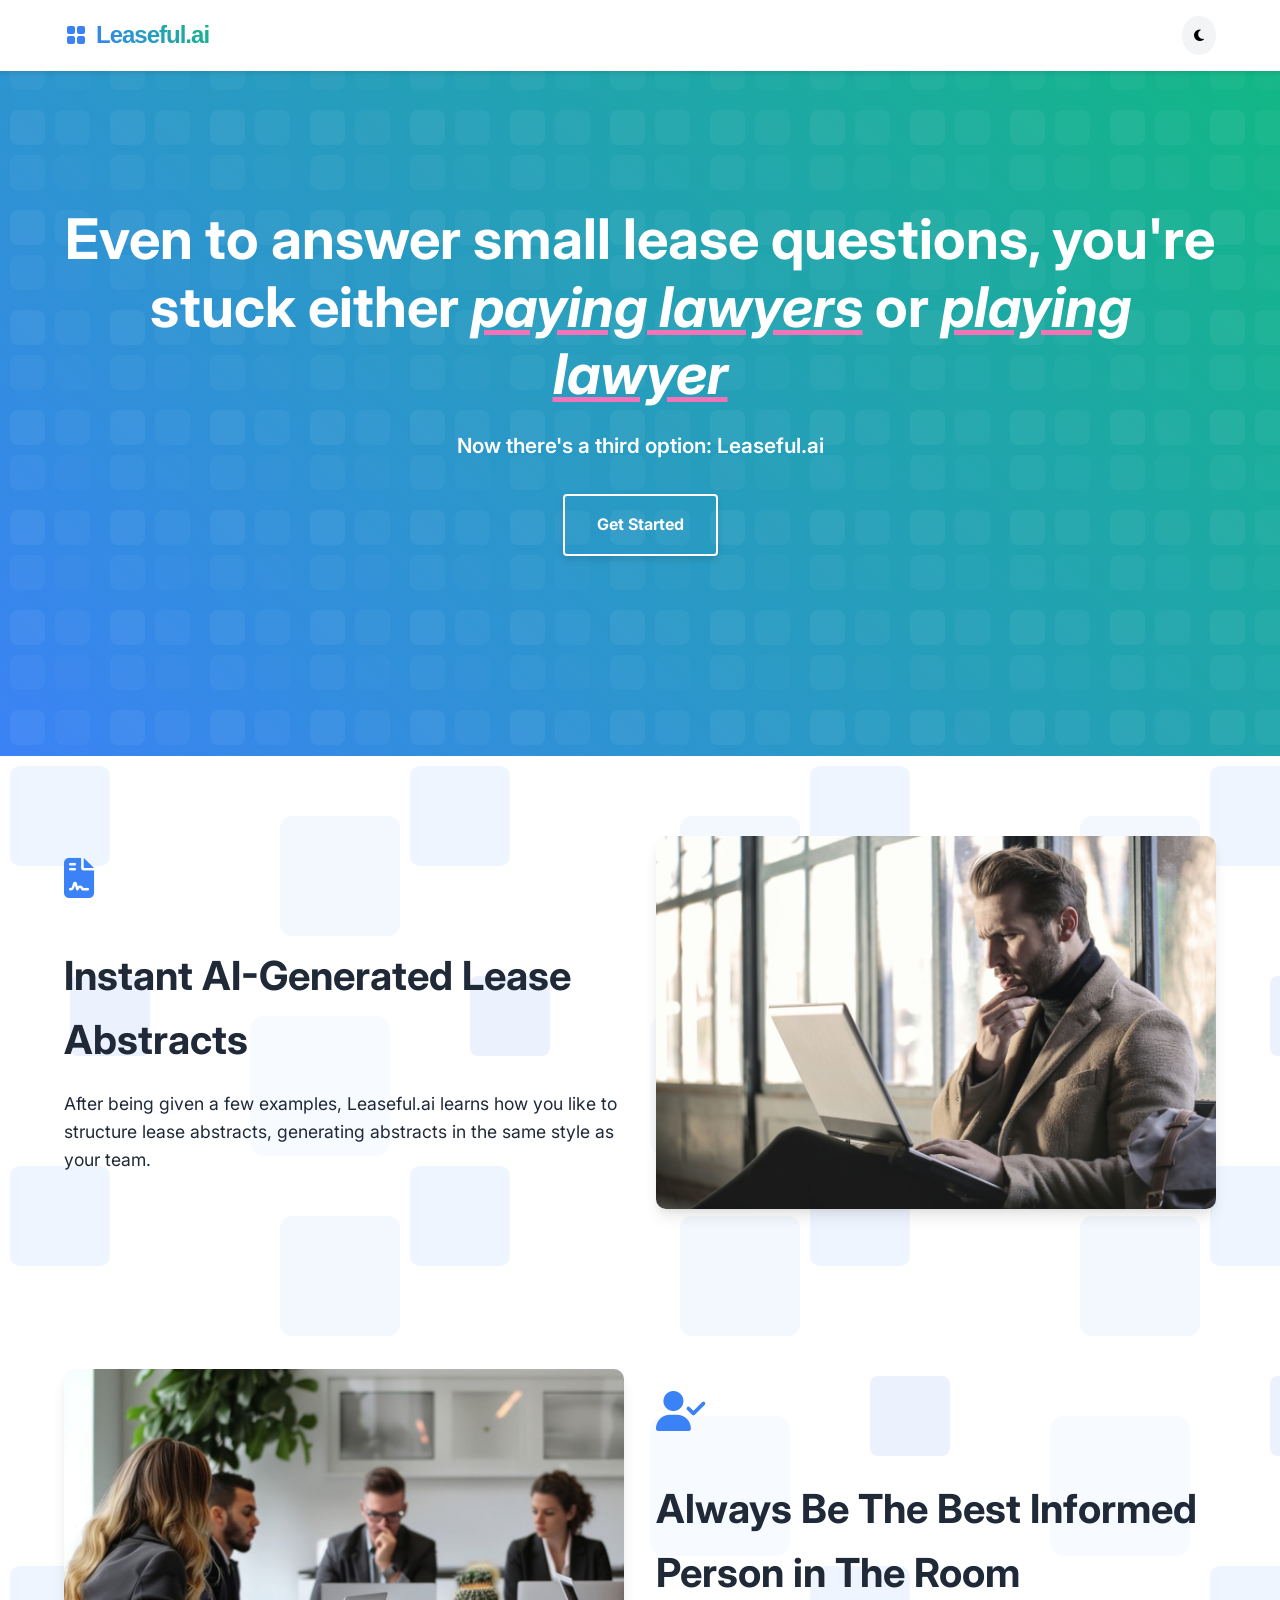
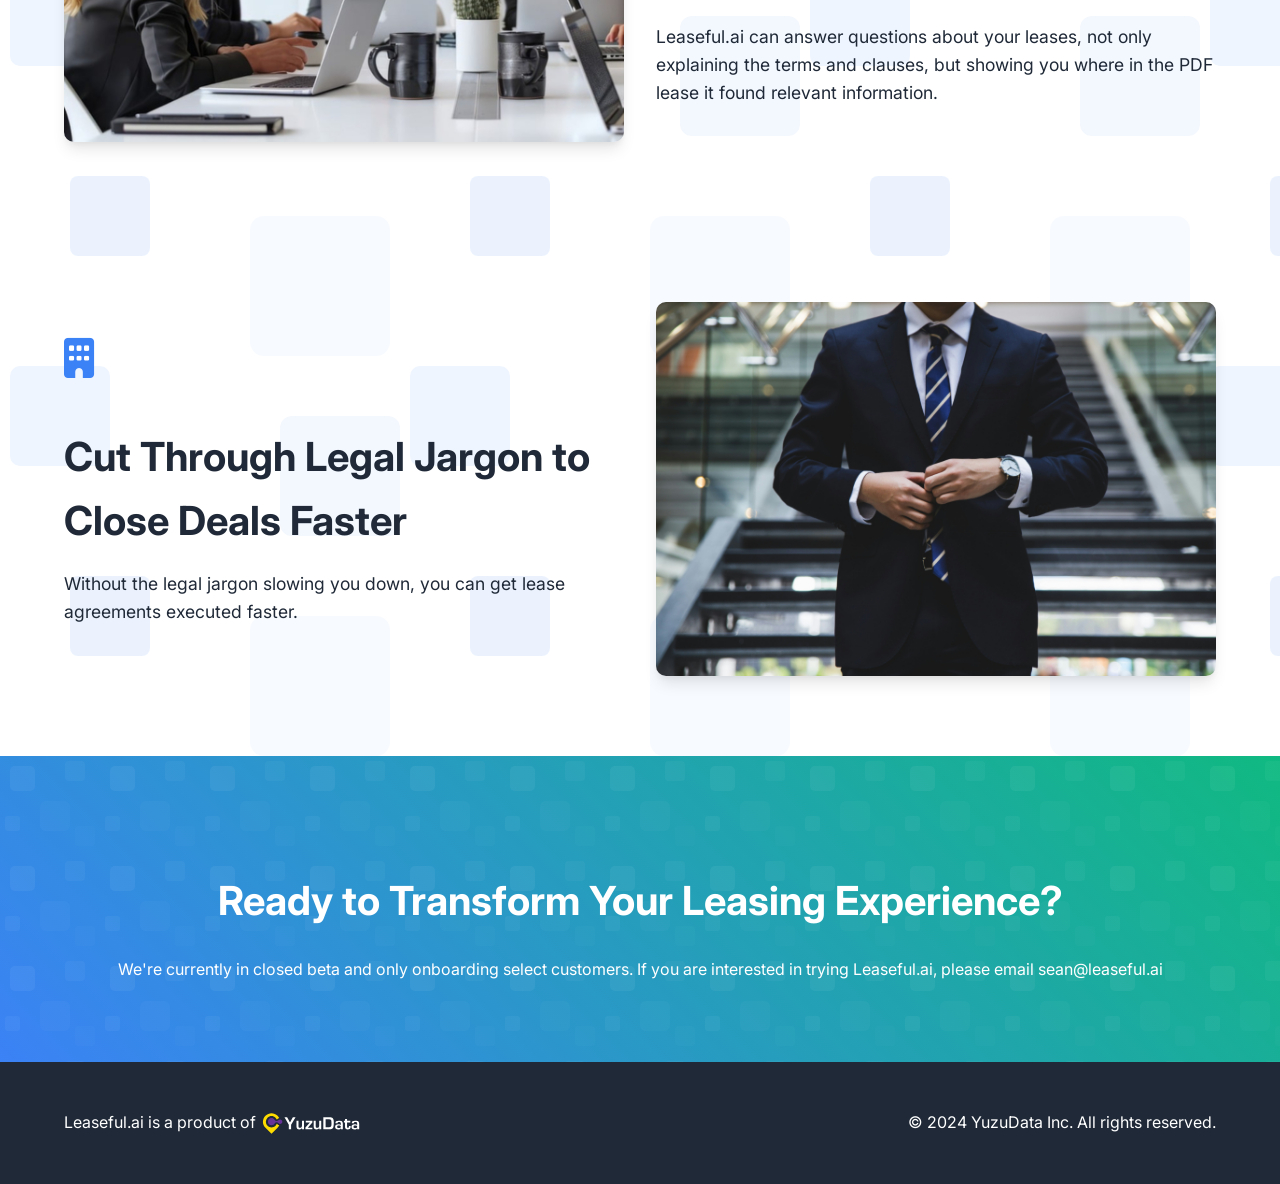
<file: index.html>
<!doctype html>
<html lang="en">
    <head>
        <meta charset="UTF-8" />
        <meta name="viewport" content="width=device-width, initial-scale=1.0" />
        <title>Leaseful.ai - Revolutionizing Leasing with AI</title>
        <link
            href="https://fonts.googleapis.com/css2?family=Inter:wght@400;600;700&display=swap"
            rel="stylesheet"
        />
        <link
            rel="stylesheet"
            href="https://cdnjs.cloudflare.com/ajax/libs/font-awesome/6.4.0/css/all.min.css"
        />
        <link rel="stylesheet" href="style.css" />
        <script src="script.js" defer></script>
    </head>
    <body>
        <header>
            <nav class="container">
                <div class="logo">
                    <svg
                        width="24"
                        height="24"
                        viewBox="0 0 24 24"
                        fill="none"
                        xmlns="https://www.w3.org/2000/svg"
                    >
                        <rect x="3" y="3" width="8" height="8" rx="2" fill="#3B82F6" />
                        <rect
                            x="13"
                            y="3"
                            width="8"
                            height="8"
                            rx="2"
                            fill="#3B82F6"
                            fillOpacity="0.6"
                        />
                        <rect
                            x="3"
                            y="13"
                            width="8"
                            height="8"
                            rx="2"
                            fill="#3B82F6"
                            fillOpacity="0.6"
                        />
                        <rect
                            x="13"
                            y="13"
                            width="8"
                            height="8"
                            rx="2"
                            fill="#3B82F6"
                            fillOpacity="0.3"
                        />
                    </svg>
                    <span class="logo-text">Leaseful.ai</span>
                </div>
                <button class="mobile-menu-toggle" aria-label="Toggle mobile menu">
                    <i class="fas fa-bars"></i>
                </button>
                <div class="nav-links">
                    <!-- <a href="#features">Features</a> -->
                    <!-- <a href="#about">About</a> -->
                    <!-- <a href="#pricing">Pricing</a> -->
                    <!-- <a href="#contact">Contact</a> -->
                </div>
                <button id="darkModeToggle" aria-label="Toggle dark mode">
                    <i class="fas fa-moon"></i>
                </button>
            </nav>
        </header>

        <main>
            <section class="hero">
                <div class="container hero-content">
                    <h1>
                        Even to answer small lease questions, you're stuck either
                        <span class="accent-color">paying lawyers</span> or
                        <span class="accent-color">playing lawyer</span>
                    </h1>
                    <p>Now there's a third option: Leaseful.ai</p>
                    <a href="#cta-section" class="cta-button">Get Started</a>
                </div>
            </section>

            <!-- <section class="platform-preview">
                <div class="container">
                    <img src="https://placehold.co/1200x675?text=Leaseful.ai+Platform+Preview" alt="Leaseful.ai Platform Preview" class="platform-screenshot">
                </div>
            </section> -->

            <section id="features" class="features-section">
                <div class="container">
                    <div class="feature">
                        <div class="feature-content">
                            <div class="feature-icon"><i class="fas fa-file-contract"></i></div>
                            <h2>Instant AI-Generated Lease Abstracts</h2>
                            <p>
                                After being given a few examples, Leaseful.ai learns how you like to
                                structure lease abstracts, generating abstracts in the same style as
                                your team.
                            </p>
                        </div>
                        <div class="feature-image">
                            <img src="leaseful_1_600x400.png" alt="Smart Contracts Illustration" />
                        </div>
                    </div>

                    <div class="feature">
                        <div class="feature-content">
                            <div class="feature-icon"><i class="fas fa-user-check"></i></div>
                            <h2>Always Be The Best Informed Person in The Room</h2>
                            <p>
                                Leaseful.ai can answer questions about your leases, not only
                                explaining the terms and clauses, but showing you where in the PDF
                                lease it found relevant information.
                            </p>
                        </div>
                        <div class="feature-image">
                            <img src="leaseful_2_600x400.png" alt="Tenant Screening Illustration" />
                        </div>
                    </div>

                    <div class="feature">
                        <div class="feature-content">
                            <div class="feature-icon"><i class="fas fa-building"></i></div>
                            <h2>Cut Through Legal Jargon to Close Deals Faster</h2>
                            <p>
                                Without the legal jargon slowing you down, you can get lease
                                agreements executed faster.
                            </p>
                        </div>
                        <div class="feature-image">
                            <img
                                src="leaseful_3_600x400.png"
                                alt="Property Management Illustration"
                            />
                        </div>
                    </div>
                </div>
            </section>

            <section class="cta-section" id="cta-section">
                <div class="container">
                    <h2>Ready to Transform Your Leasing Experience?</h2>
                    <!-- <p>
                        Join the growing number of investment firms, asset managers and landlords
                        who trust Leaseful.ai
                    </p> -->
                    <span
                        >We're currently in closed beta and only onboarding select customers. If you
                        are interested in trying Leaseful.ai, please email sean@leaseful.ai</span
                    >
                    <!-- <a href="#" class="cta-button">Schedule a Demo</a> -->
                </div>
            </section>
        </main>
        <footer>
            <!-- <div class="footer-main">
            <div class="container">
                <p>Made with ❤️ in San Francisco</p>
            </div>
        </div> -->
            <div class="footer-brand">
                <div class="container">
                    <div class="footer-brand-item">
                        Leaseful.ai is a product of<a href="https://yuzudata.com"
                            ><img src="yuzu_logo_white.svg" alt="YuzuData" class="yuzu-logo"
                        /></a>
                    </div>
                    <div class="footer-brand-item">
                        <p>&copy; 2024 YuzuData Inc. All rights reserved.</p>
                    </div>
                </div>
            </div>
        </footer>
        <script></script>
    </body>
</html>
</file>
<file: style.css>
:root {
    --primary-color: #3B82F6;
    --secondary-color: #10B981;
    --accent-color: #F472B6;
    --accent-color-2: #f5788d;
    --bg-color: #ffffff;
    --text-color: #1F2937;
    --card-bg-color: #F3F4F6;
    --spacing-unit: 8px;
    --svg-bg-color: rgba(59, 130, 246, 0.2); /* Light blue background for light mode */
    --svg-pattern-color: rgba(59, 130, 246, 0.5); /* Darker blue pattern for light mode */
}

.accent-color {
    /* color: var(--accent-color-2); */
    text-decoration: underline;
    text-decoration-color: var(--accent-color);
    font-style: italic;
}

.container {
    width: 90%;
    max-width: 1200px;
    margin: 0 auto;
    padding: 0 calc(var(--spacing-unit) * 2);
}
header {
    padding: calc(var(--spacing-unit) * 2) 0;
    position: fixed;
    width: 100%;
    top: 0;
    background-color: var(--bg-color);
    z-index: 1000;
    box-shadow: 0 2px 4px rgba(0,0,0,0.1);
}
body {
    font-family: 'Inter', sans-serif;
    background-color: var(--bg-color);
    color: var(--text-color);
    line-height: 1.6;
    margin: 0;
    padding: 0;
    transition: background-color 0.3s, color 0.3s;
    -webkit-font-smoothing: antialiased;
    text-rendering: optimizeLegibility;
}
body.dark-mode {
    --bg-color: #111827;
    --text-color: #F9FAFB;
    --card-bg-color: #1F2937;
    --svg-bg-color: rgba(31, 41, 55, 0.7); /* Dark background for dark mode */
    --svg-pattern-color: rgba(59, 130, 246, 0.3); /* Lighter blue pattern for dark mode */
}

@import url('https://fonts.googleapis.com/css2?family=Montserrat:wght@700&display=swap');

.logo {
    display: flex;
    align-items: center;
    gap: 8px;
}

.logo-icon {
  color: #3B82F6; /* Adjust this color as needed */
}

.logo-text {
    font-family: 'Montserrat', sans-serif;
    font-weight: 700;
    font-size: 1.5rem;
    letter-spacing: -1px;
    background: linear-gradient(45deg, #3B82F6, #10B981);
    -webkit-background-clip: text;
    -webkit-text-fill-color: transparent;
    background-clip: text;
    color: transparent;
}

/* Optional: Add hover effect */
.logo:hover .logo-icon {
    transform: rotate(-5deg);
}

.logo:hover .logo-text {
    text-shadow: 1px 1px 1px rgba(0,0,0,0.1);
}

/* Transition for smooth hover effect */
.logo-icon, .logo-text {
    transition: all 0.3s ease;
}


/* Hover effect */
.logo:hover .logo-icon {
    transform: rotate(-5deg);
}

.logo:hover .logo-text {
    text-shadow: 1px 1px 1px rgba(0,0,0,0.1);
}

/* Transition for smooth hover effect */
.logo-icon, .logo-text {
    transition: all 0.3s ease;
}

nav {
    display: flex;
    justify-content: space-between;
    align-items: center;
}
.logo {
    color: var(--primary-color);
    font-size: 1.5rem;
    font-weight: bold;
}
.nav-links {
    display: flex;
    gap: calc(var(--spacing-unit) * 3);
}
.nav-links a {
    color: var(--text-color);
    text-decoration: none;
    transition: color 0.3s;
    font-weight: 600;
}
.nav-links a:hover {
    color: var(--primary-color);
}
#darkModeToggle {
    background-color: var(--card-bg-color);
    border: none;
    padding: calc(var(--spacing-unit) * 1.5);
    border-radius: 50%;
    cursor: pointer;
    transition: background-color 0.3s;
}
#darkModeToggle:hover {
    background-color: var(--secondary-color);
    color: white;
}
.hero {
    padding: calc(var(--spacing-unit) * 20) 0 calc(var(--spacing-unit) * 25);
    text-align: center;
    background: linear-gradient(45deg, var(--primary-color), var(--secondary-color));
    color: white;
    position: relative;
    overflow: visible;
}

.hero::before {
    content: "";
    position: absolute;
    top: 0;
    left: 0;
    right: 0;
    bottom: 0;
    background-image: url("bkg_ptn_1.svg");
    background-size: 100px 100px;
    opacity: 0.5;
    z-index: 1;
}

.hero .container {
    position: relative;
    z-index: 2;
}
.hero h1, .hero p, .hero .cta-button {
    position: relative; /* Add this line */
    z-index: 1; /* Add this line */
}
.hero h1 {
    font-size: 3.5rem;
    margin-bottom: calc(var(--spacing-unit) * 2);
    font-weight: 700;
    line-height: 1.2;
}
.hero p {
    font-size: 1.3rem;
    margin-bottom: calc(var(--spacing-unit) * 4);
    font-weight: 600;
}
.cta-button {
    display: inline-block;
    background-color: var(--accent-color);
    color: white;
    padding: calc(var(--spacing-unit) * 2) calc(var(--spacing-unit) * 4);
    text-decoration: none;
    border-radius: 0.25rem;
    transition: all 0.3s;
    font-weight: bold;
    box-shadow: 0 4px 6px rgba(0,0,0,0.1);
}
.cta-button:hover {
    background-color: #E11D48;
    transform: translateY(-2px);
    box-shadow: 0 6px 8px rgba(0,0,0,0.15);
}
.platform-preview {
    position: relative;
    z-index: 10;
    margin-top: calc(var(--spacing-unit) * -20); /* Pull the image up into the hero section */
}

.platform-screenshot {
    width: 100%;
    max-width: 1000px;
    height: auto;
    border-radius: 8px;
    box-shadow: 0 20px 25px -5px rgba(0, 0, 0, 0.1), 0 10px 10px -5px rgba(0, 0, 0, 0.04);
    transition: transform 0.3s ease-in-out;
    display: block; /* Ensure it's a block-level element */
    margin: 0 auto; /* Center the image */
}

.platform-screenshot:hover {
    transform: translateY(-10px);
}

.features-section {
    position: relative;
    /* background-color: var(--bg-color); */
    overflow: hidden;
}

.features-section::before {
    content: "";
    position: absolute;
    top: 0;
    left: 0;
    right: 0;
    bottom: 0;
    background-color: var(--svg-bg-color);
    mask-image: url("bkg_ptn_5.svg");
    -webkit-mask-image: url("bkg_ptn_5.svg");
    mask-size: 400px 400px;
    -webkit-mask-size: 400px 400px;
    z-index: 1;
}

.features-section .container {
    position: relative;
    z-index: 2;
}
.feature {
    display: flex;
    align-items: center;
    padding: calc(var(--spacing-unit) * 10) 0;
    max-width: 1200px;
    margin: 0 auto;
    gap: calc(var(--spacing-unit) * 4); /* Add space between content and image */
}
.feature:nth-child(even) {
    flex-direction: row-reverse;
}
.feature-content, .feature-image {
    flex: 1;
    max-width: 50%;
}
.feature-image img {
    max-width: 100%;
    height: auto;
    display: block;
    border-radius: 10px;
    box-shadow: 0 10px 15px -3px rgba(0, 0, 0, 0.1), 0 4px 6px -2px rgba(0, 0, 0, 0.05);
    transition: transform 0.3s ease-in-out;
}
.feature-image img:hover {
    transform: scale(1.05);
}
.feature h2 {
    font-size: 2.5rem;
    margin-bottom: calc(var(--spacing-unit) * 2);
    font-weight: 700;
}
.feature p {
    font-size: 1.1rem;
    margin-bottom: calc(var(--spacing-unit) * 3);
}
.feature-icon {
    font-size: 2.5rem;
    color: var(--primary-color);
    margin-bottom: calc(var(--spacing-unit) * 2);
}
.cta-section {
    background: linear-gradient(45deg, var(--primary-color), var(--secondary-color));
    color: white;
    padding: calc(var(--spacing-unit) * 10) 0;
    text-align: center;
    position: relative;
    overflow: hidden;
}

.cta-section::before {
    content: "";
    position: absolute;
    top: 0;
    left: 0;
    right: 0;
    bottom: 0;
    background-image: url("bkg_ptn_4.svg");
    background-size: 100px 100px;
    opacity: 0.5;
    z-index: 1;
}

.cta-section .container {
    position: relative;
    z-index: 2;
}

.cta-section h2 {
    font-size: 2.5rem;
    margin-bottom: calc(var(--spacing-unit) * 3);
}

.cta-section p {
    font-size: 1.2rem;
    margin-bottom: calc(var(--spacing-unit) * 4);
}

.cta-button {
    display: inline-block;
    background-color: transparent;
    color: white;
    padding: calc(var(--spacing-unit) * 2) calc(var(--spacing-unit) * 4);
    text-decoration: none;
    border-radius: 0.25rem;
    transition: all 0.3s;
    font-weight: bold;
    border: 2px solid white;
    box-shadow: 0 4px 6px rgba(0,0,0,0.1);
}

.cta-button:hover {
    background-color: rgba(255,255,255,0.1);
    transform: translateY(-2px);
    box-shadow: 0 6px 8px rgba(0,0,0,0.15);
}
.footer-main {
    background-color: var(--card-bg-color);
    padding: calc(var(--spacing-unit) * 4) 0;
    text-align: center;
}
.footer-brand {
    background-color:#1F2937;
    color:white;
    padding: calc(var(--spacing-unit) * 4) 0;
}
.footer-brand .container {
    display: flex;
    justify-content: space-between;
    align-items: center;
}

.footer-brand-item {
    flex: 1;
    display:flex;
    align-items: center;
    gap: 5px;
}
.footer-brand-item:first-child {
    justify-content: flex-start;
}
.footer-brand-item:last-child {
    justify-content: flex-end;
}
.footer-brand a {
    color: var(--bg-color);
    text-decoration: none;
    display: inline-flex;
    align-items: center;
}
.footer-brand img.yuzu-logo {
    height: 35px;
    width: auto;
    vertical-align: middle;
    margin-left: -15px;
}



.mobile-menu-toggle {
    display: none;
    background: none;
    border: none;
    font-size: 1.5rem;
    color: var(--text-color);
    cursor: pointer;
}


@media (max-width: 768px) {
    .nav-links {
        display: none;
        flex-direction: column;
        position: absolute;
        top: 100%;
        left: 0;
        right: 0;
        background-color: var(--bg-color);
        padding: calc(var(--spacing-unit) * 2);
        box-shadow: 0 4px 6px rgba(0,0,0,0.1);
    }
    .nav-links.active {
        display: flex;
    }
    .mobile-menu-toggle {
        display: block;
    }
    .hero {
        padding: calc(var(--spacing-unit) * 15) 0 calc(var(--spacing-unit) * 20);
    }
    .hero h1 {
        font-size: 2.5rem;
    }
    .hero p {
        font-size: 1.1rem;
    }
}


@media (max-width: 768px) {
    .platform-preview {
        margin-top: -25px; /* Further reduced for mobile */
        margin-bottom: 25px;
    }
}
@media (max-width: 768px) {
    .feature {
        flex-direction: column;
        padding: calc(var(--spacing-unit) * 5) 0;
    }

    .feature:nth-child(even) {
        flex-direction: column;
    }

    .feature-content, .feature-image {
        max-width: 100%;
        padding: calc(var(--spacing-unit) * 2) 0;
    }
}
@media (max-width: 768px) {
    .footer-brand .container {
        flex-direction: column;
        gap: calc(var(--spacing-unit) * 2);
    }

    .footer-brand-item,
    .footer-brand-item:first-child,
    .footer-brand-item:last-child {
        text-align: center;
    }
}
</file>
